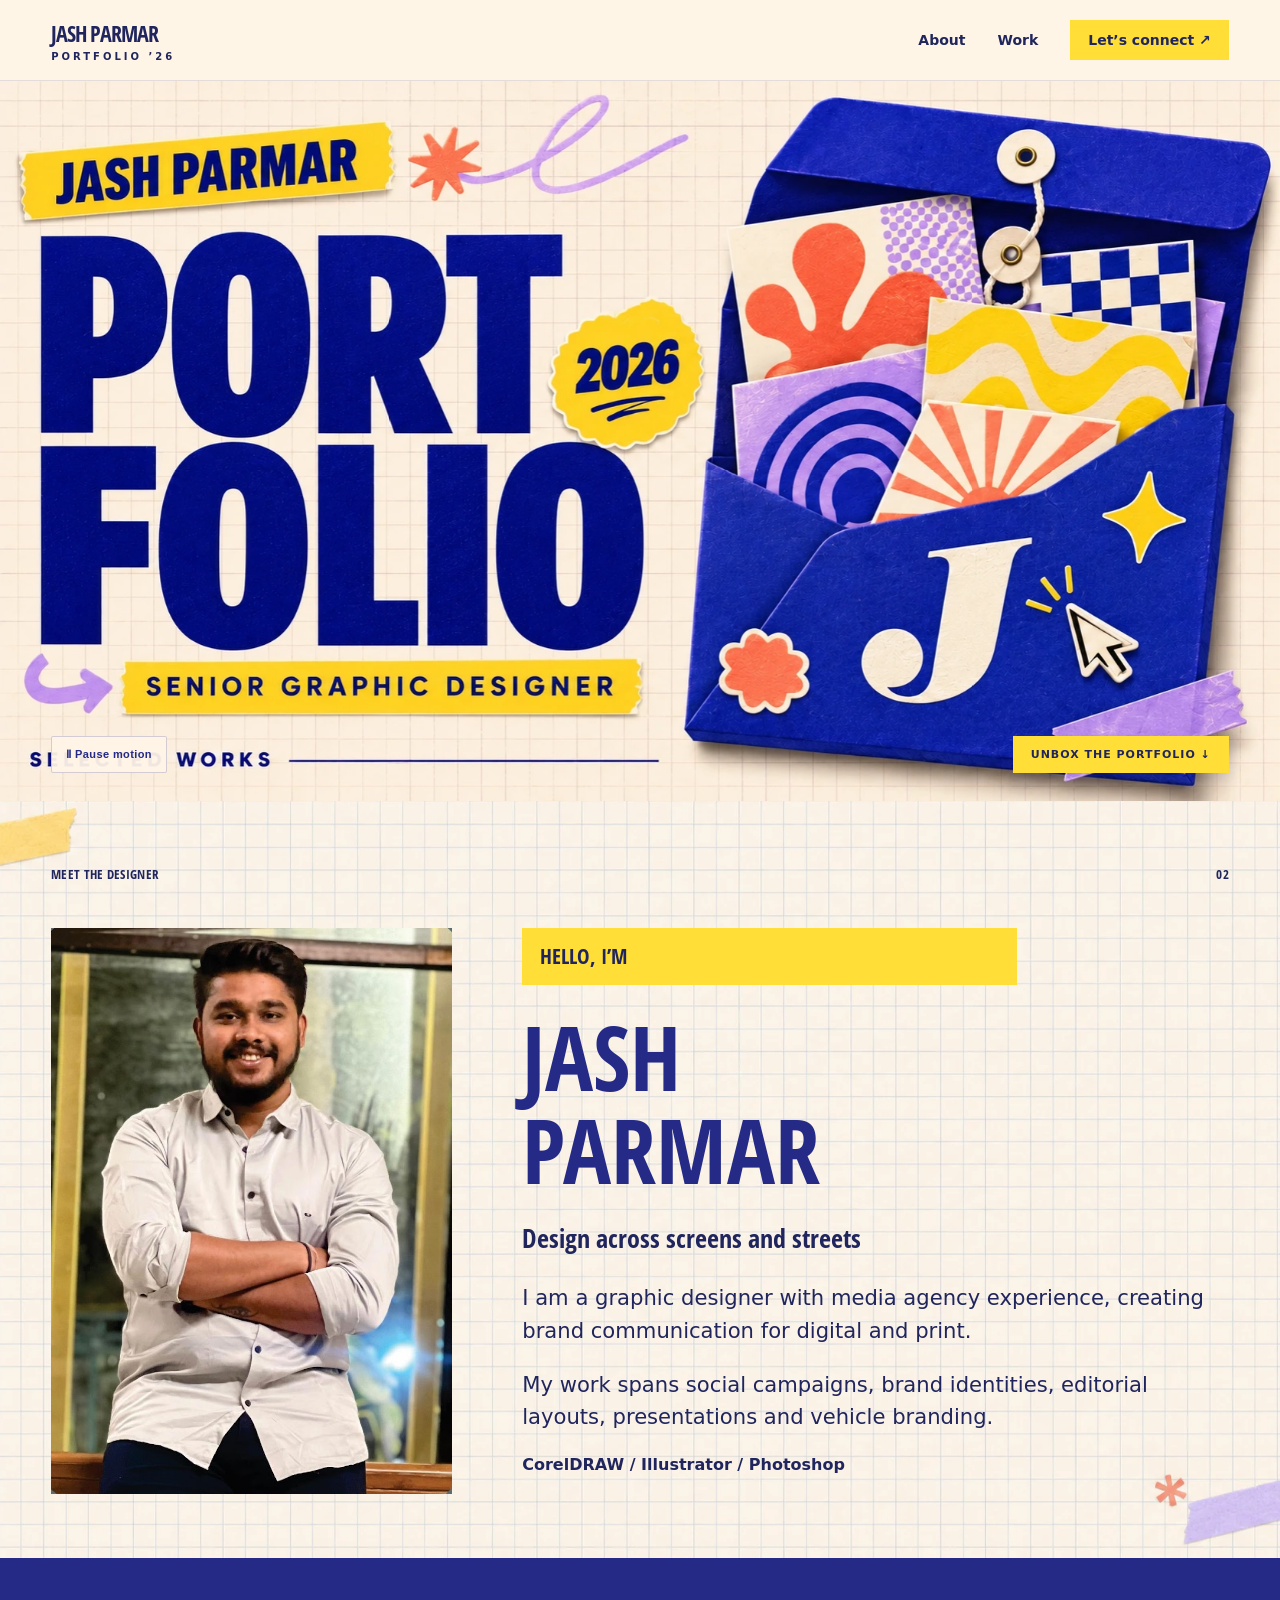
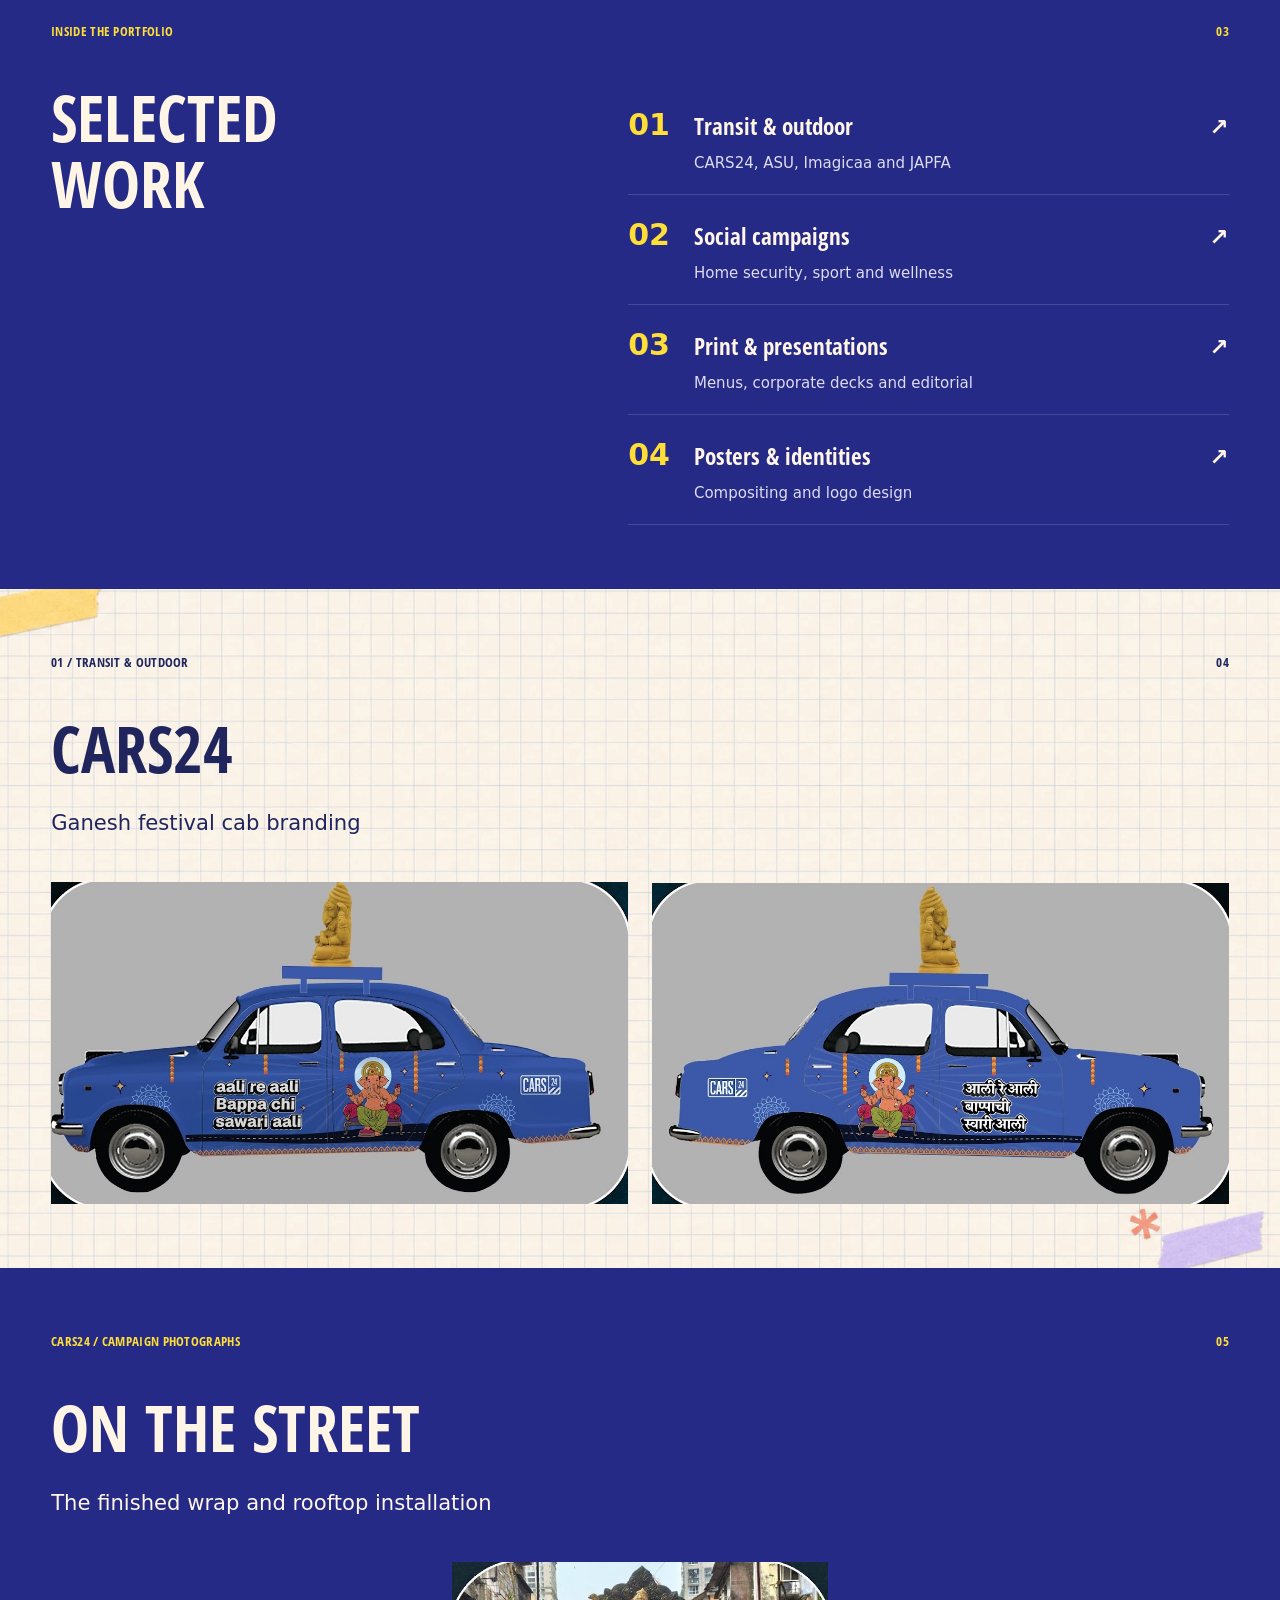
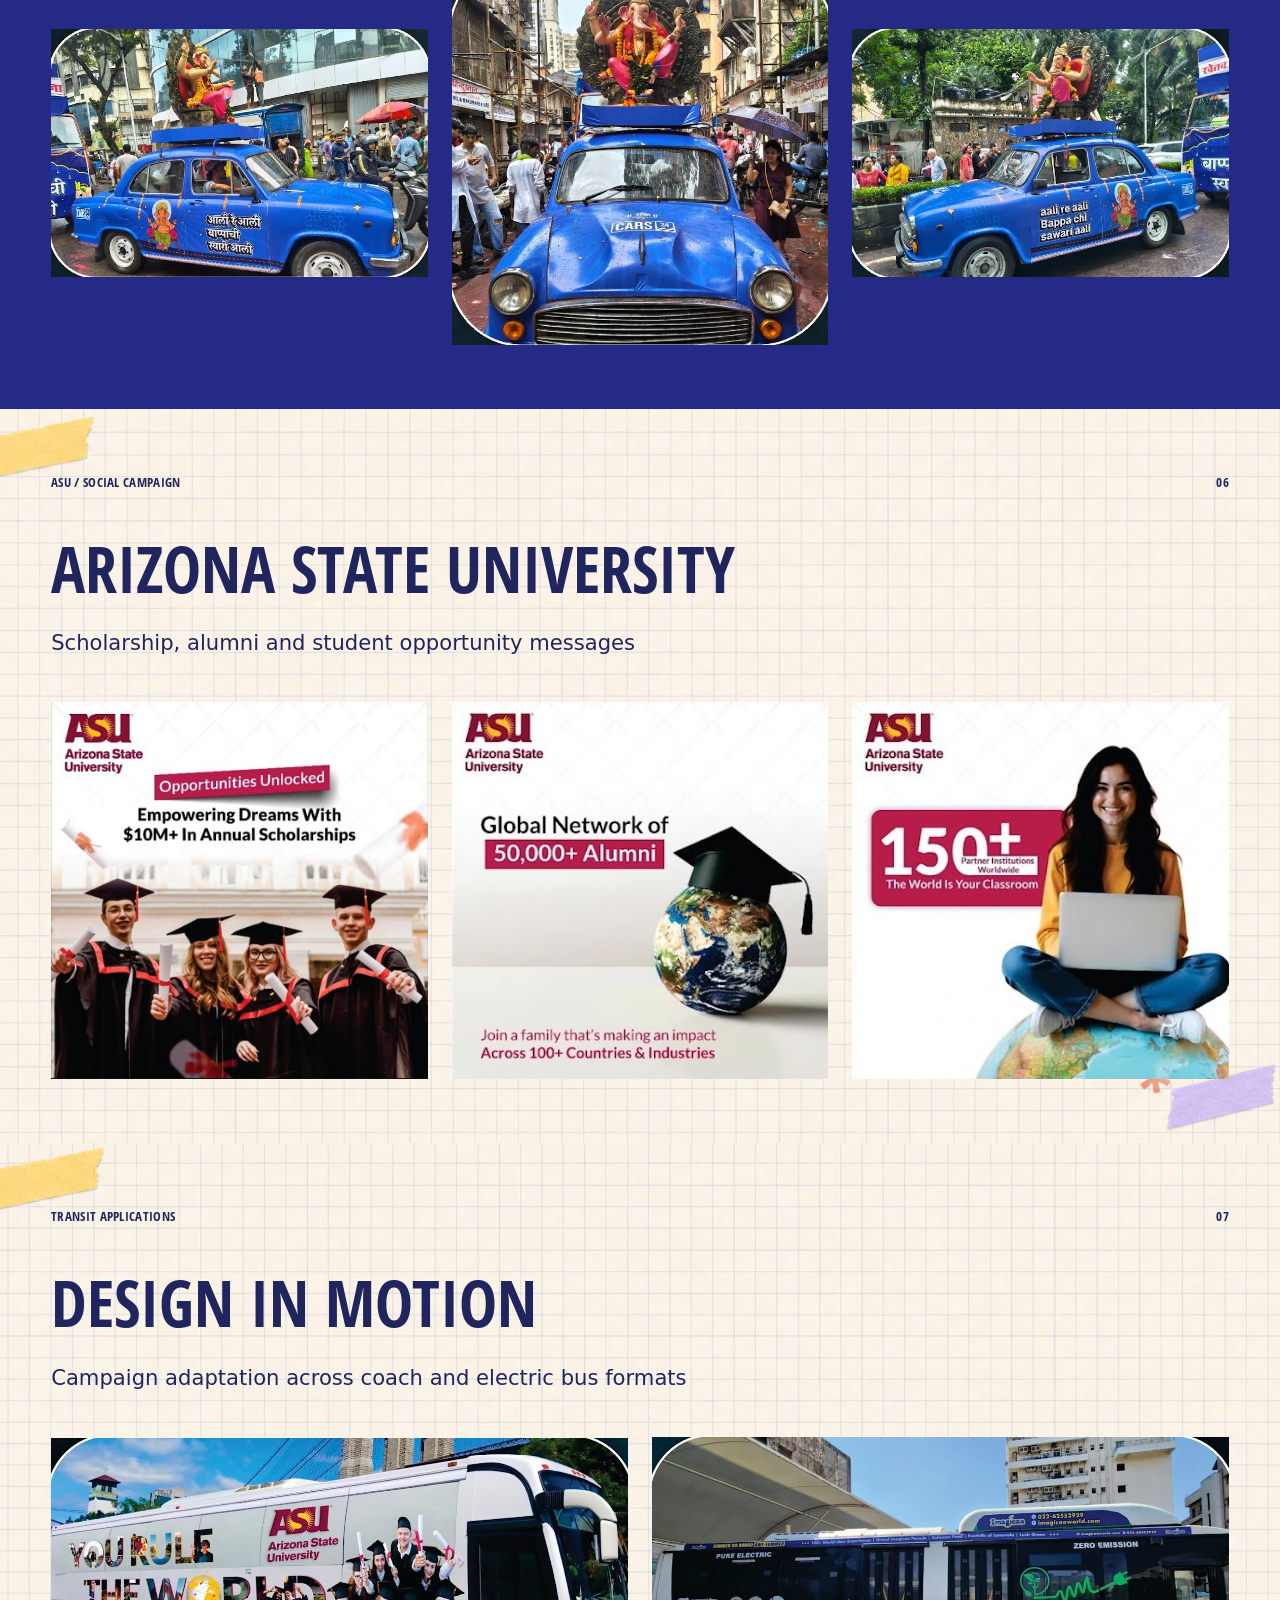
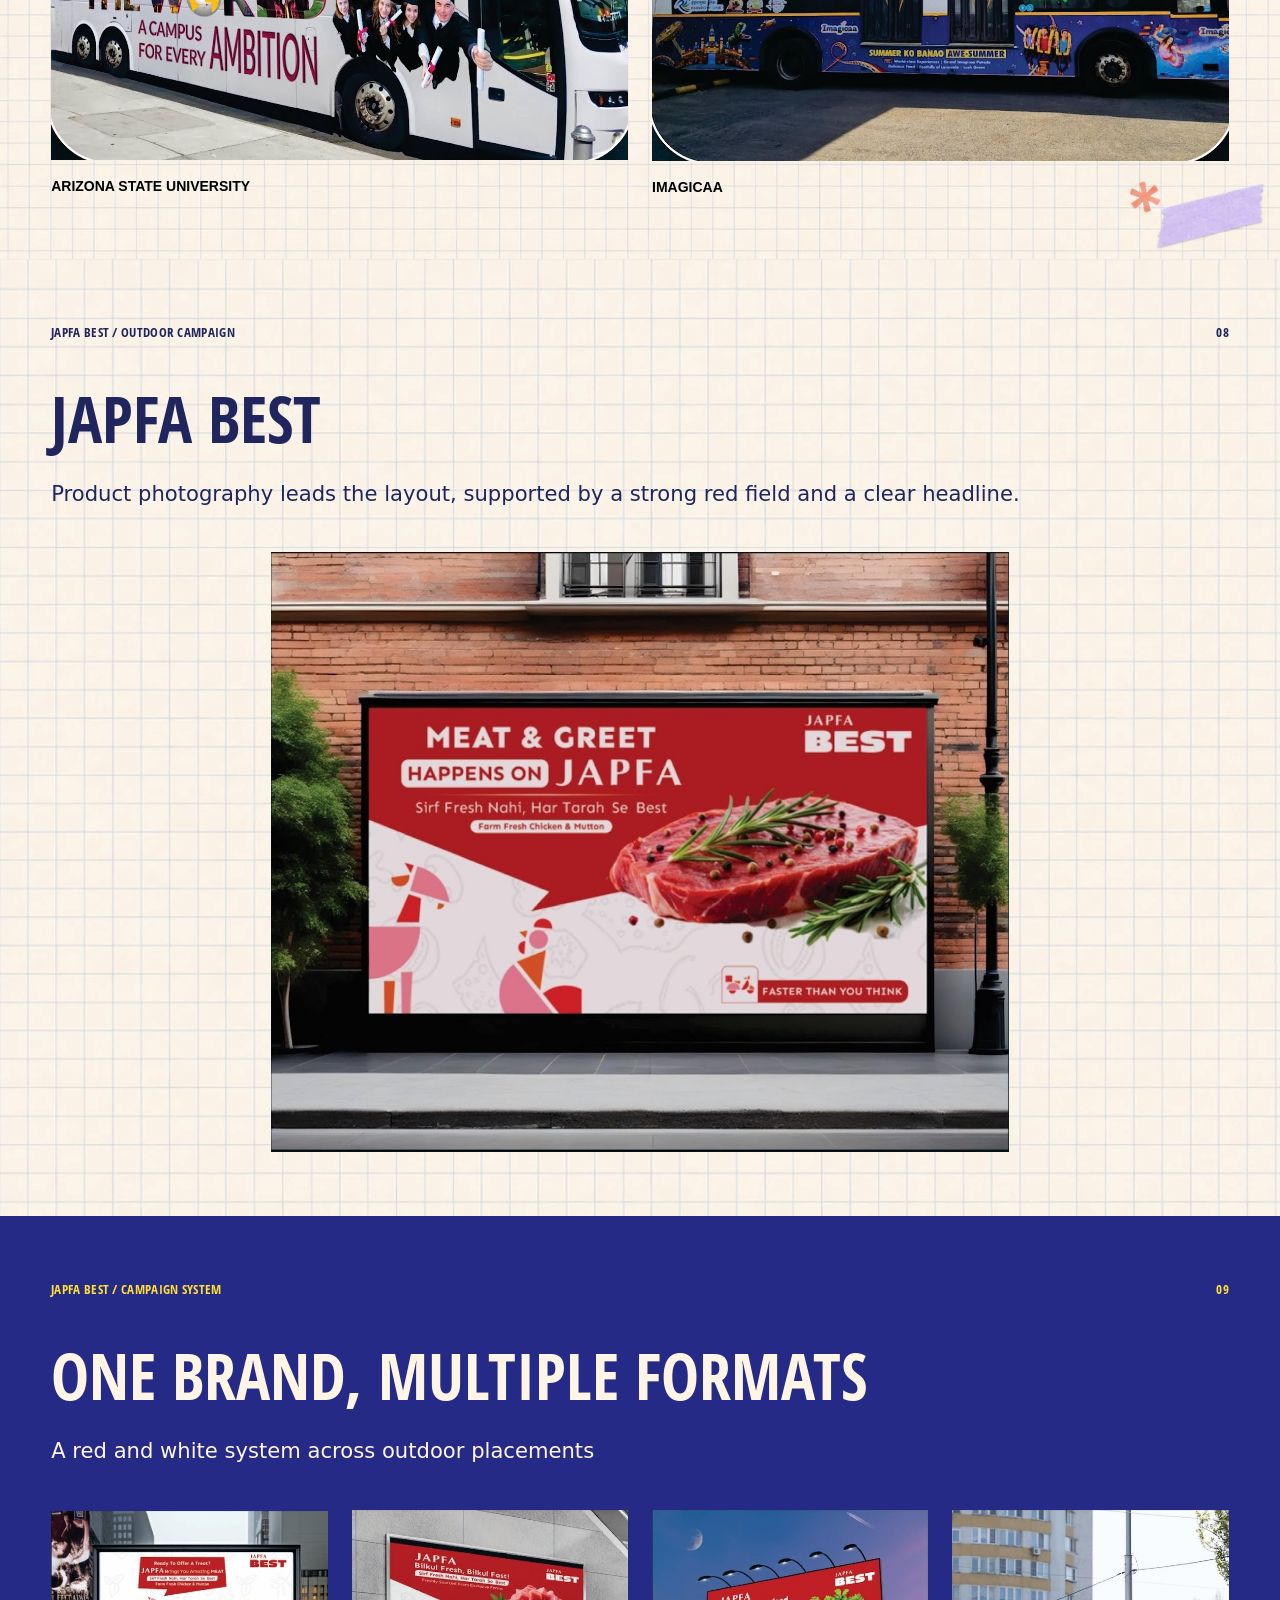
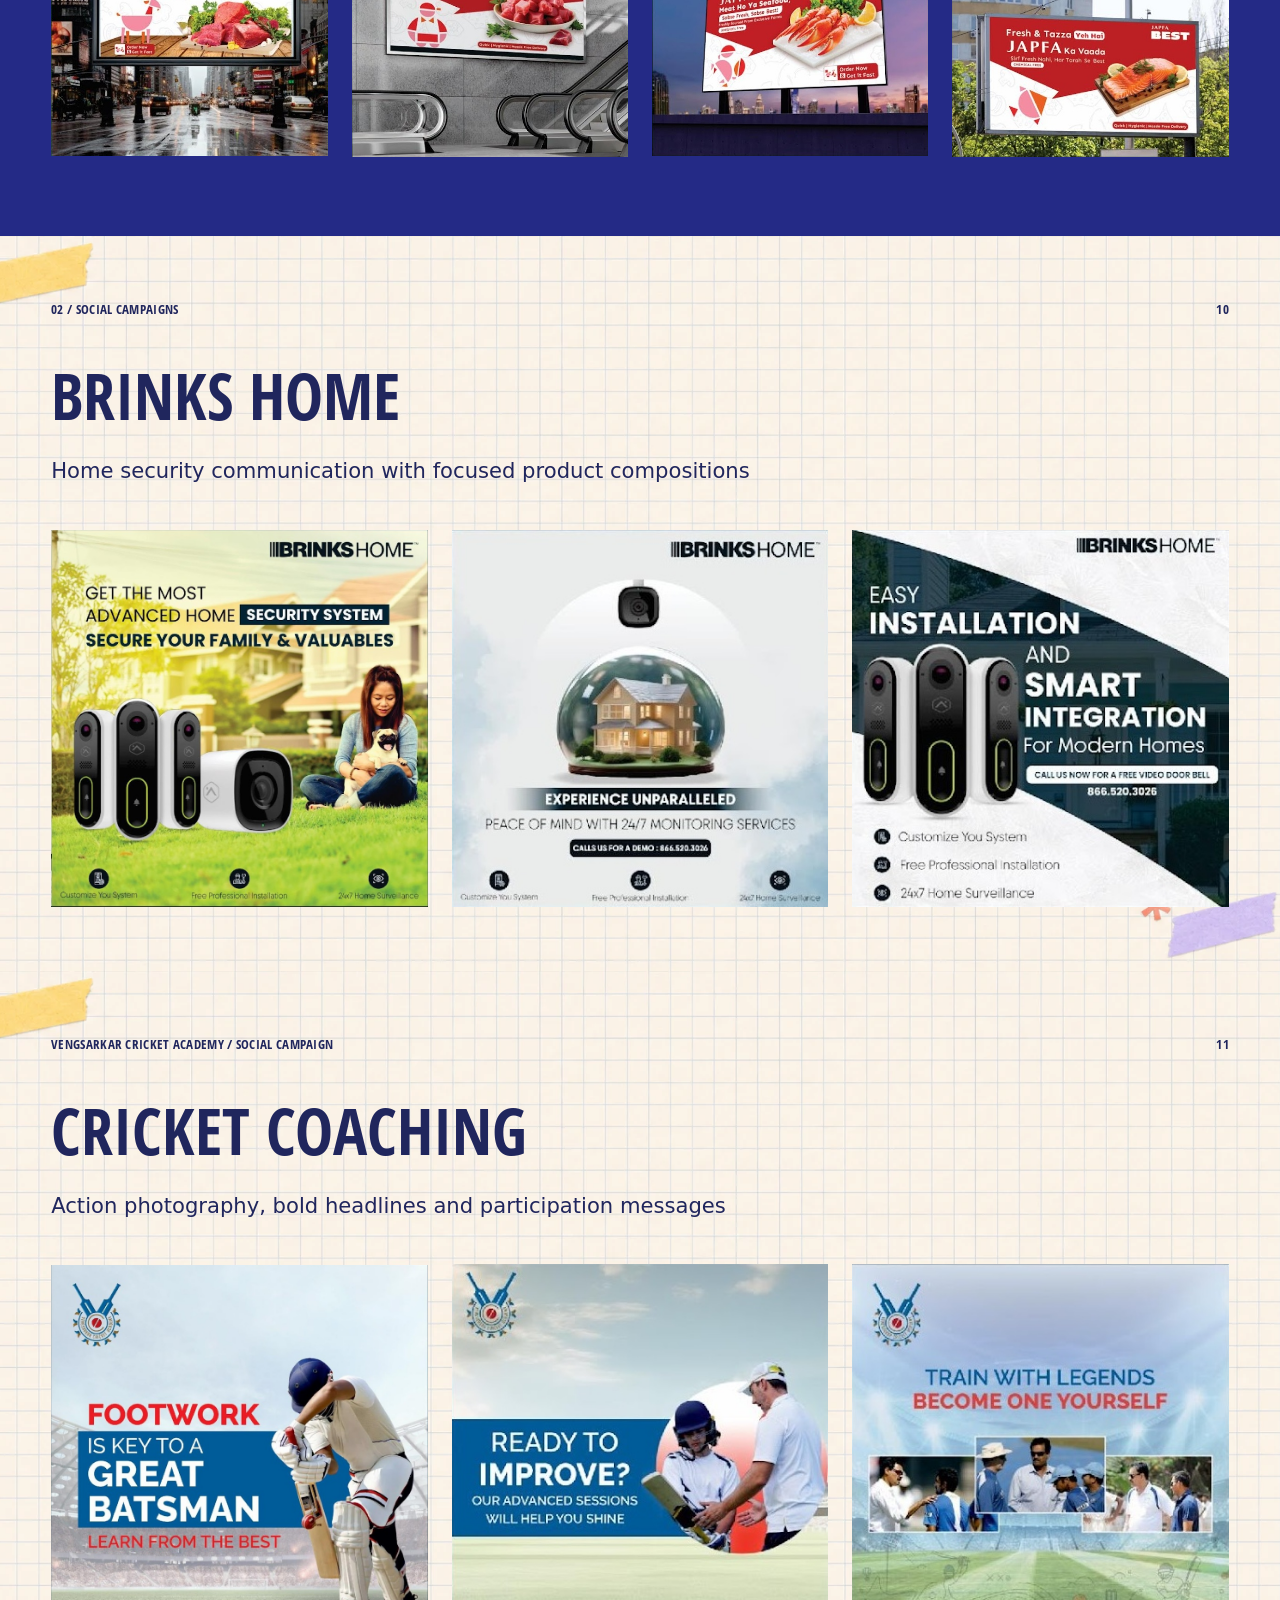
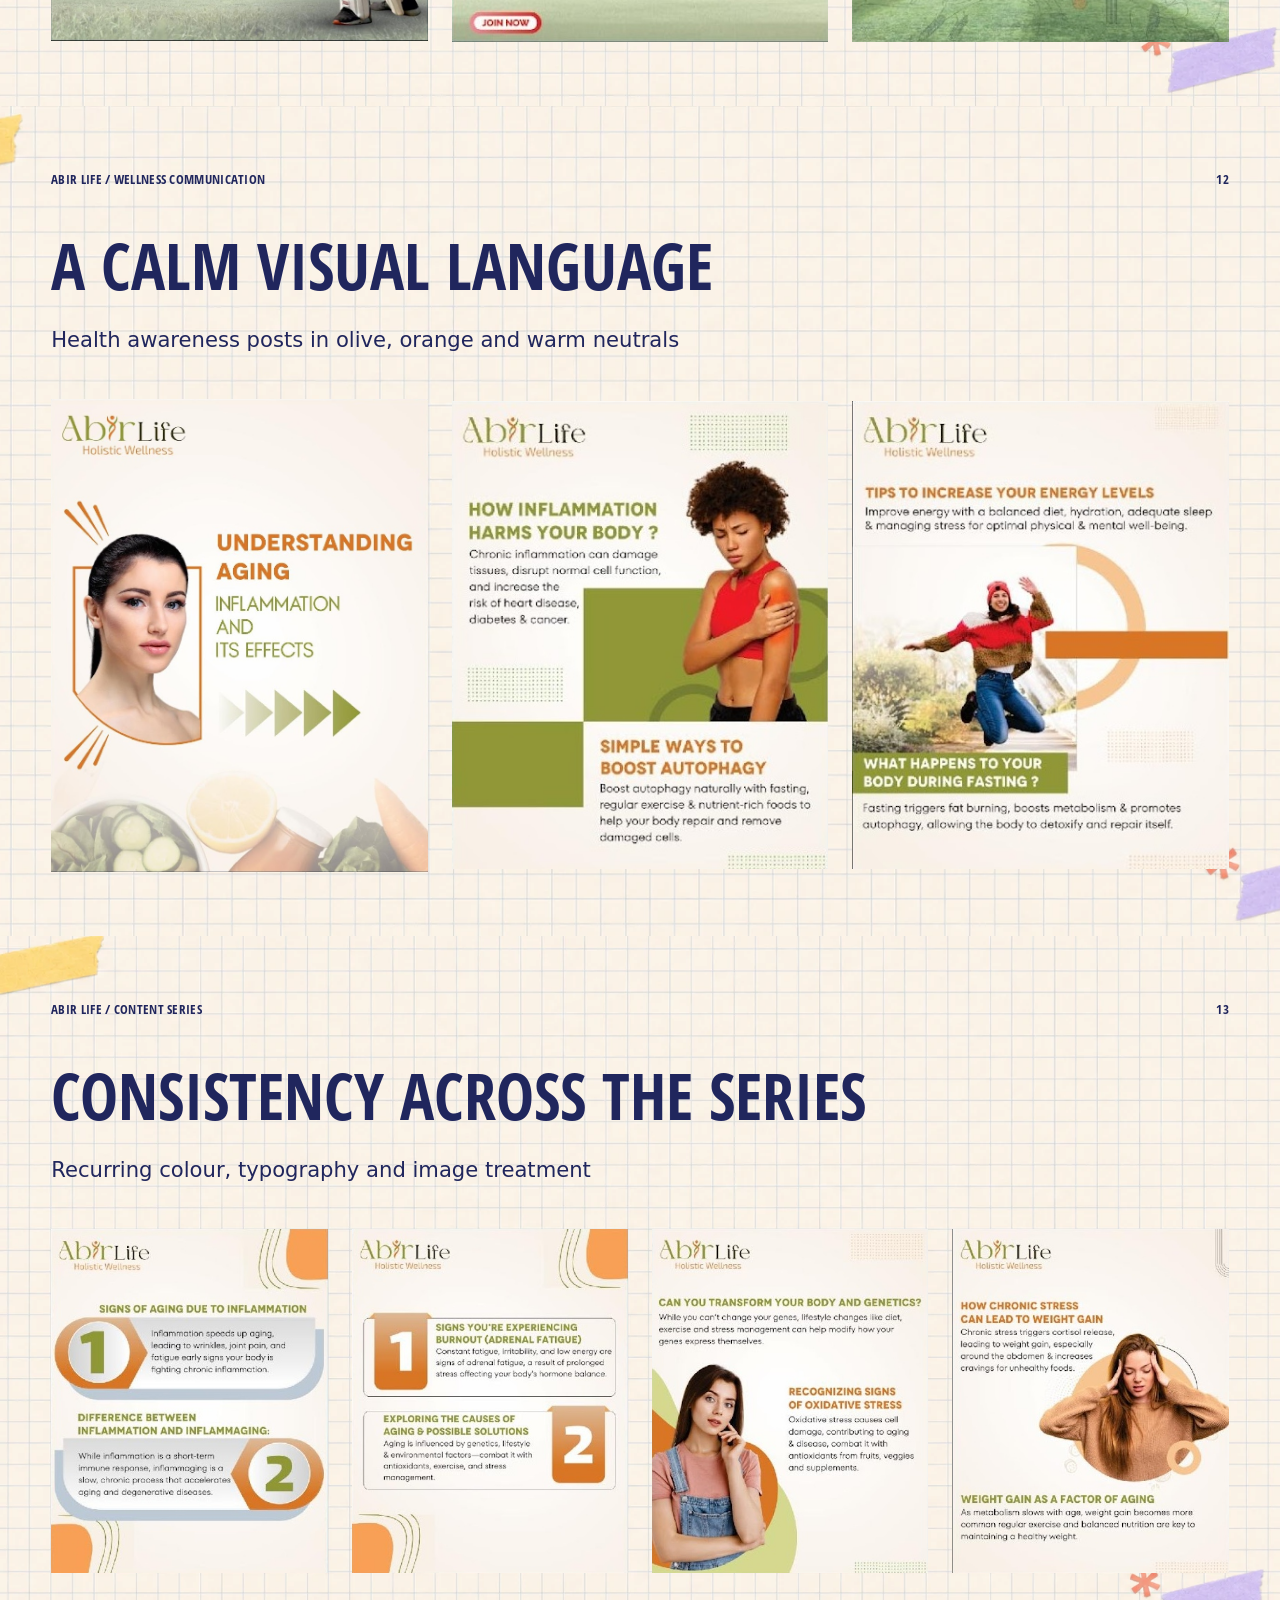
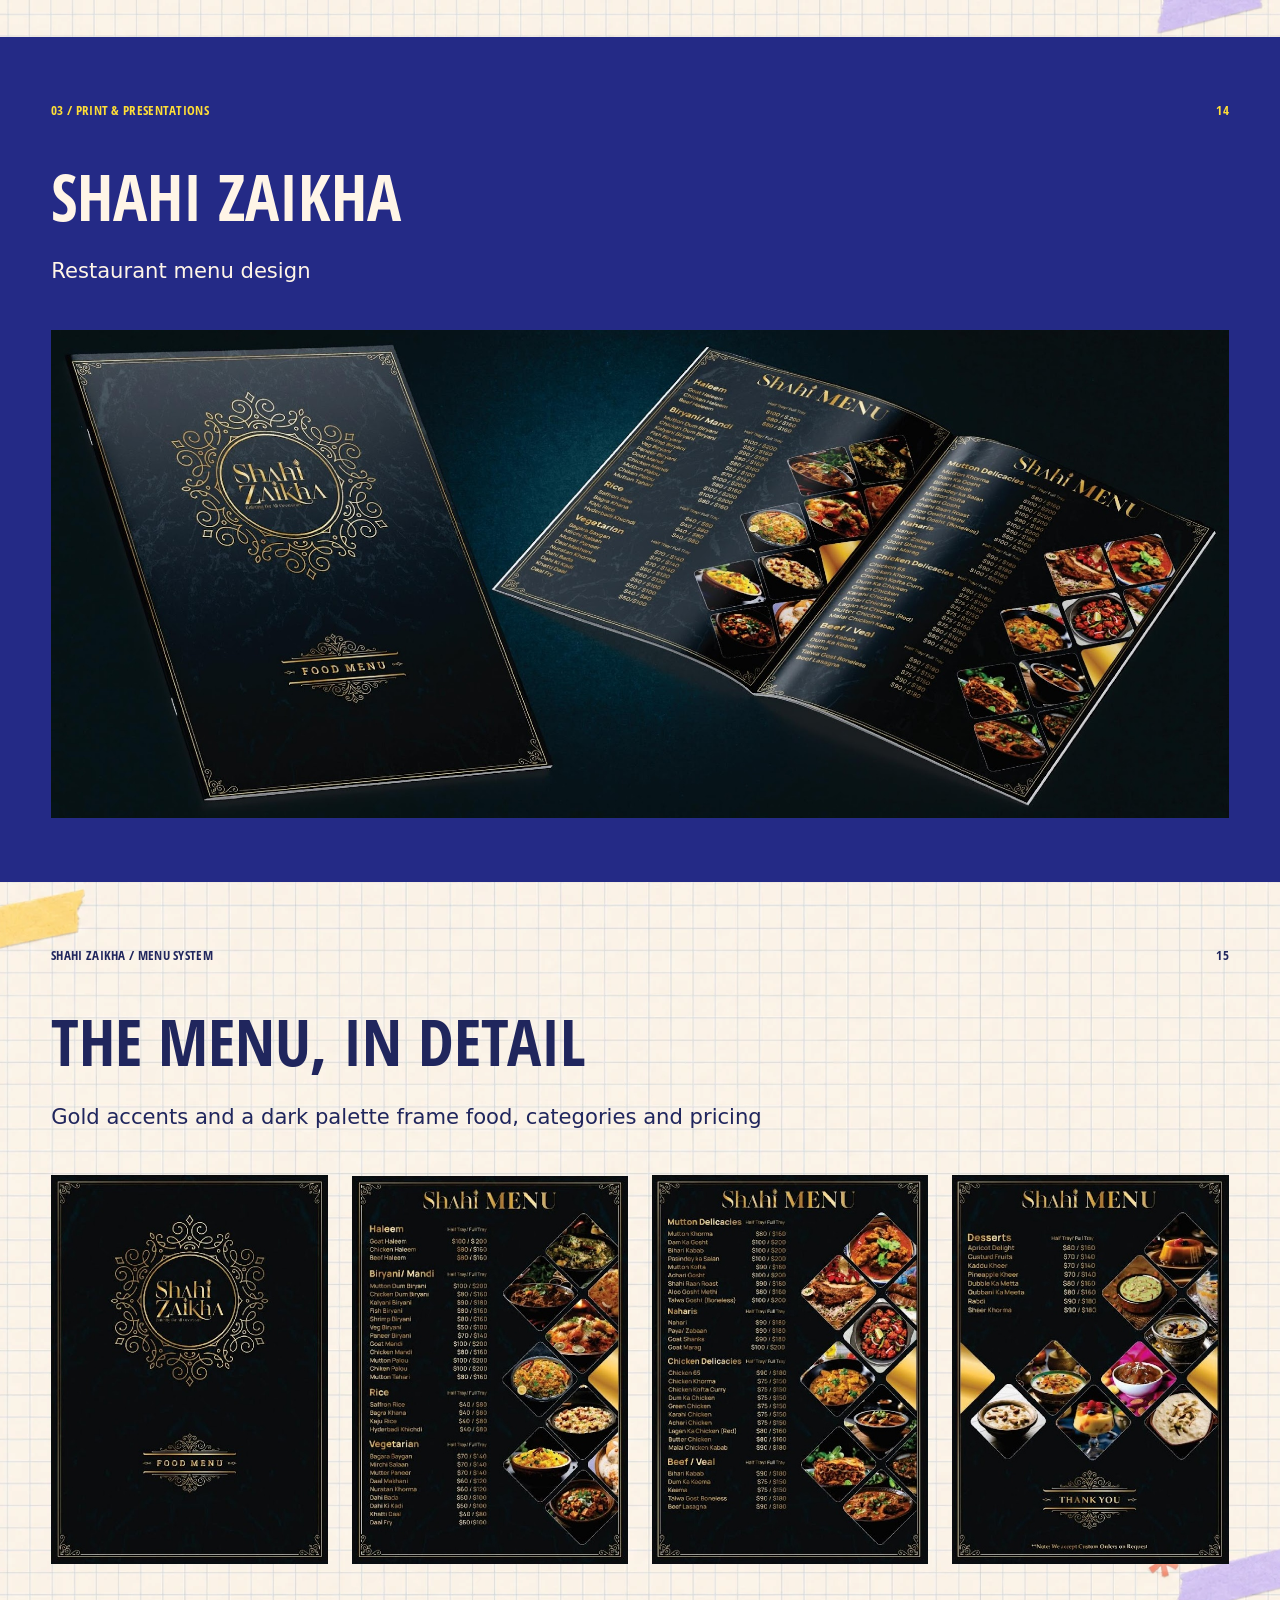
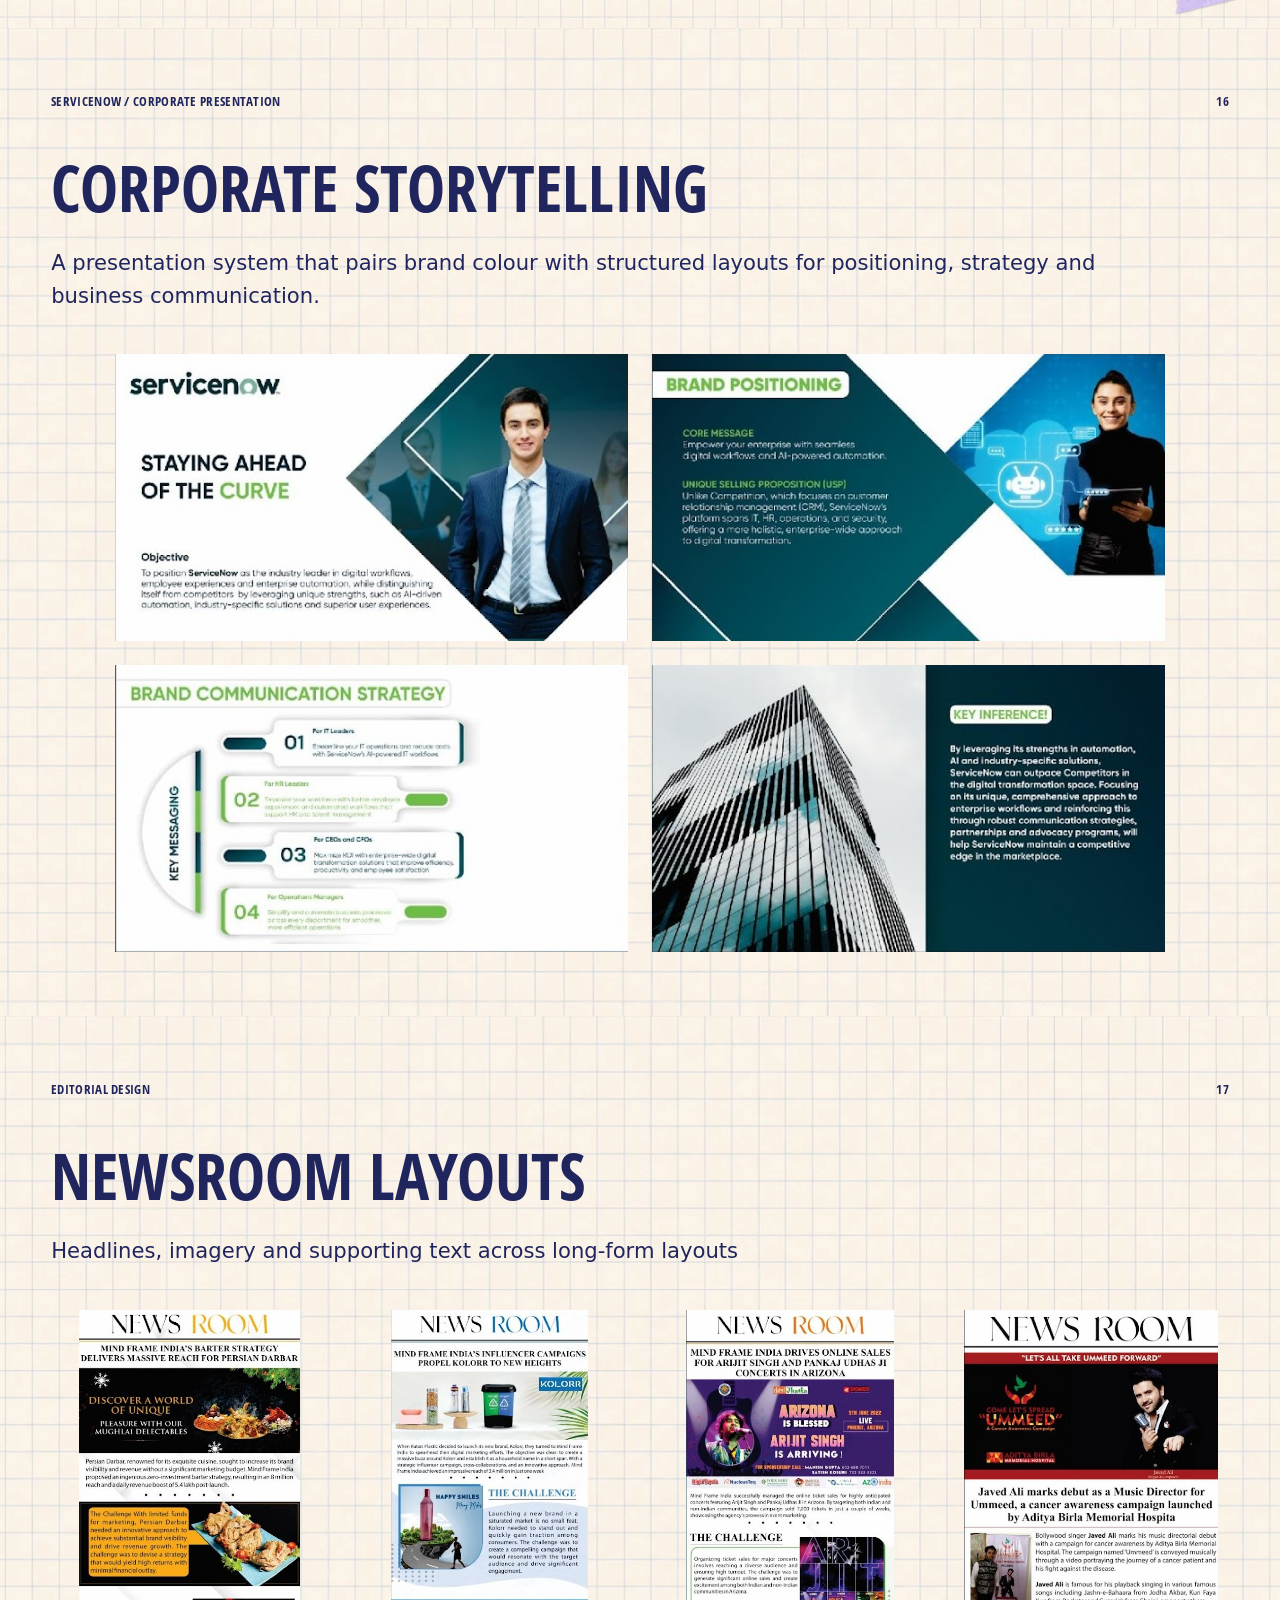
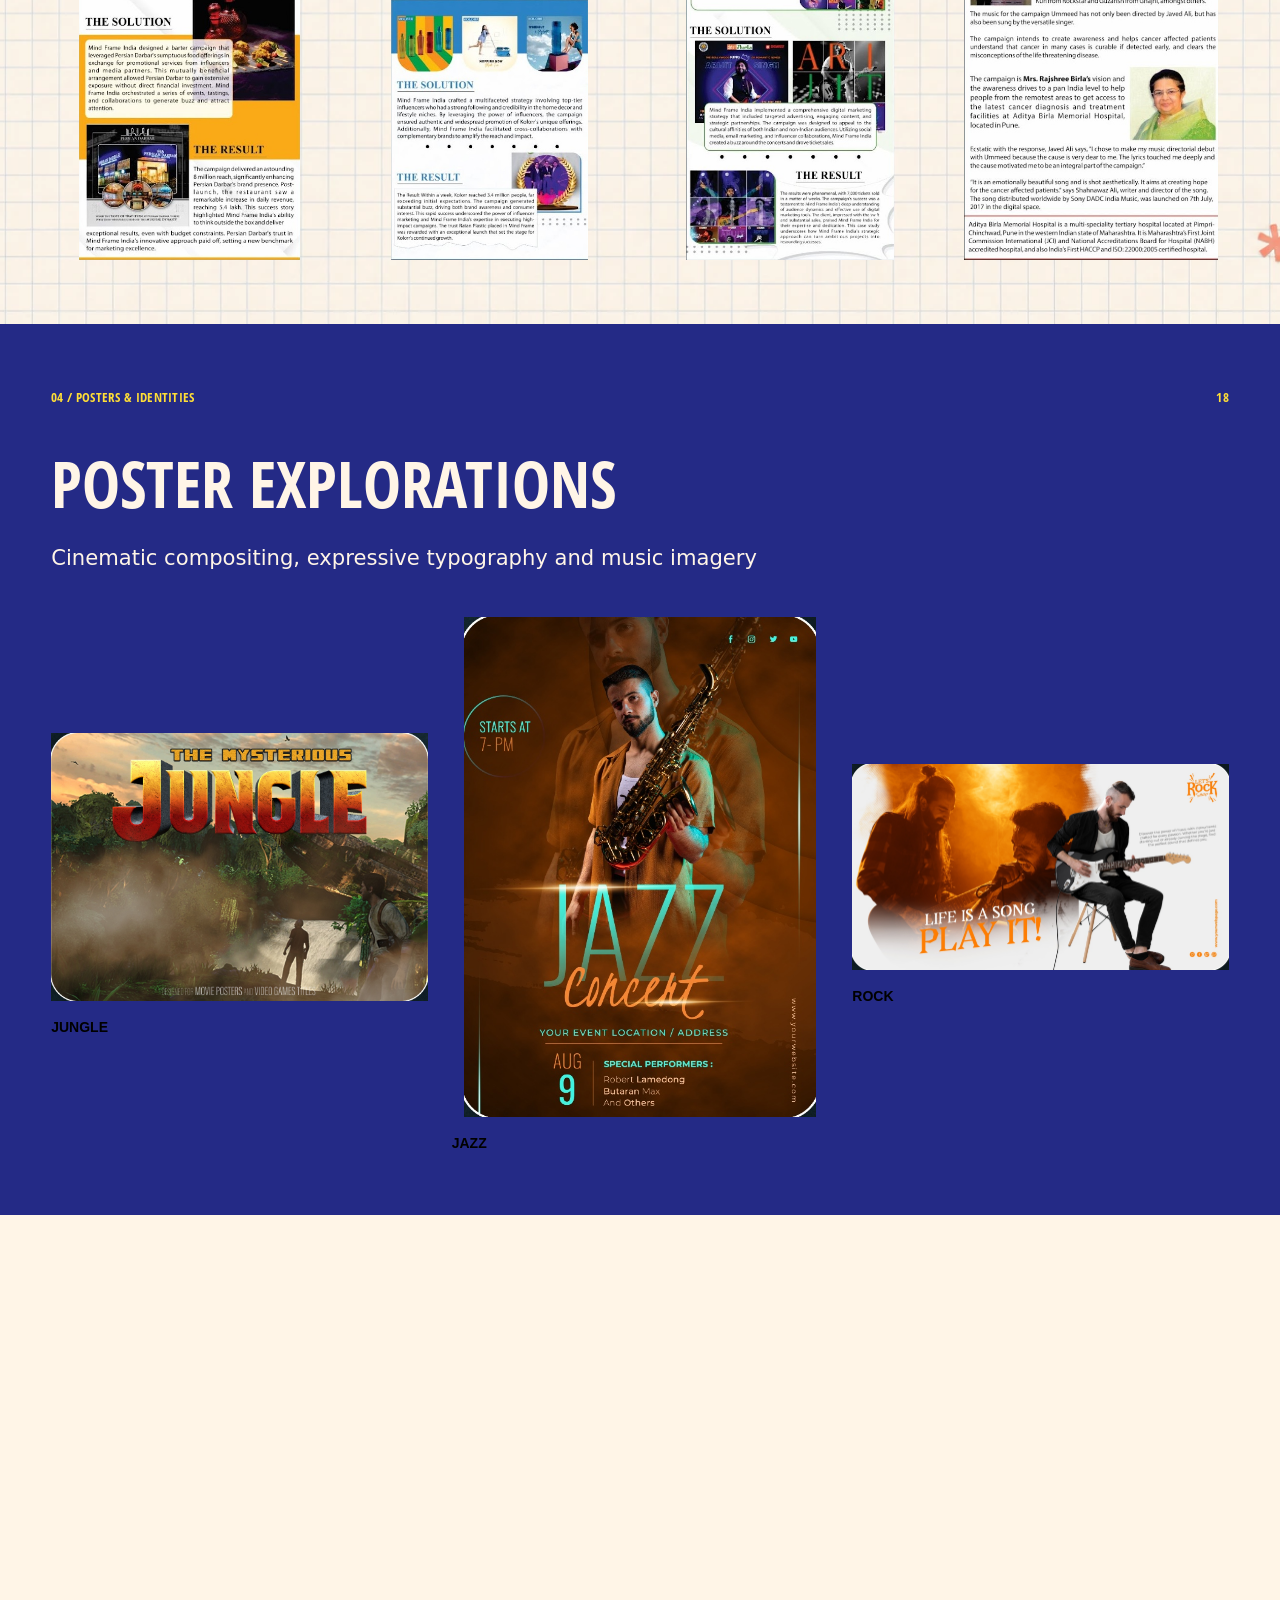
<file: index.html>
<!doctype html><html lang="en"><head><meta charset="utf-8"><meta name="viewport" content="width=device-width,initial-scale=1"><meta name="description" content="Jash Parmar, Senior Graphic Designer. Selected work across digital, print and outdoor."><title>Jash Parmar — Portfolio 2026</title><style>
:root{--blue:#242a86;--cream:#fff5e7;--yellow:#ffde37;--ink:#20265d}*{box-sizing:border-box}html{scroll-behavior:smooth;scroll-padding-top:90px}body{margin:0;background:var(--cream);color:var(--ink);font-family:'DejaVu Sans',Arial,sans-serif}a{color:inherit;text-decoration:none}button,a{-webkit-tap-highlight-color:transparent}a:focus-visible,button:focus-visible{outline:3px solid #f07762;outline-offset:5px}.progress{position:fixed;top:0;left:0;height:4px;background:var(--yellow);z-index:20;width:0}nav{position:sticky;top:0;z-index:10;display:flex;justify-content:space-between;align-items:center;padding:18px 4%;background:rgba(255,245,231,.96);border-bottom:1px solid #242a8620;backdrop-filter:blur(12px)}.brand{font-weight:900;letter-spacing:-1px;font-size:22px}.brand span{display:block;font-size:10px;letter-spacing:3px;margin-top:3px}nav>div{display:flex;gap:32px;align-items:center;font-size:14px;font-weight:700}.contact,.label{background:var(--yellow);padding:12px 18px}.hero{position:relative;overflow:hidden}.hero>img{width:100%;display:block;animation:enter 1.2s ease both}.scroll{position:absolute;bottom:4%;right:4%;background:var(--yellow);padding:12px 18px;font-size:11px;font-weight:800;letter-spacing:1px;animation:bob 3s ease-in-out infinite}section{padding:5% 4%;position:relative}.hero{padding:0}.paper{background:var(--cream) url('assets/images/paper.webp') center/cover}.blue{background:var(--blue);color:var(--cream)}.eyebrow{font-size:13px;font-weight:700;letter-spacing:.3px;margin-bottom:45px}.eyebrow span{float:right}.blue .eyebrow{color:var(--yellow)}h1,h2,h3,p{margin-top:0}h1{font-size:clamp(50px,7vw,100px);line-height:1.08;margin-bottom:25px;color:var(--blue)}h2{font-size:clamp(32px,4.3vw,65px);line-height:1.1;margin-bottom:25px;letter-spacing:-1.5px}h3{font-size:clamp(20px,2vw,28px)}p{font-size:clamp(16px,1.65vw,23px);line-height:1.55}.profile{display:grid;grid-template-columns:34% 1fr;gap:0 6%}.profile .eyebrow{grid-column:1/-1}.portrait{width:100%;max-height:650px;object-fit:contain;align-self:center}.label{font-weight:800;margin-bottom:25px;display:inline-block;min-width:70%}.bio strong{font-size:16px}.contents{display:grid;grid-template-columns:45% 1fr;gap:0 4%}.contents .eyebrow{grid-column:1/-1}.index a{display:flex;gap:24px;padding:22px 0;border-bottom:1px solid #ffffff25;align-items:baseline;font-size:23px;font-weight:700;transition:transform .3s}.index a:hover{transform:translateX(9px)}.index b{color:var(--yellow);font-size:30px}.index span{flex:1}.index small{display:block;font-size:15px;font-weight:400;margin-top:12px;color:#dedcf2}.project{min-height:620px}.project .intro{max-width:1100px}.gallery{display:grid;grid-template-columns:repeat(var(--count),minmax(0,1fr));gap:24px;align-items:center;margin-top:42px}.gallery button{padding:0;border:0;background:none;cursor:zoom-in;transition:transform .45s;min-width:0}.gallery button:hover{transform:translateY(-8px) rotate(-.6deg)}.gallery img{display:block;width:100%;max-height:500px;object-fit:contain}.gallery figcaption{font-size:14px;font-weight:700;margin-top:18px;text-align:left}.gallery figure{margin:0}.project[data-page="8"] .gallery img{max-height:600px}.project[data-page="14"] .gallery img{max-height:580px}.project[data-page="16"] .gallery{grid-template-columns:repeat(2,1fr);max-width:1050px;margin-inline:auto}.project[data-page="17"] img{max-height:550px}.project[data-page="19"] .gallery{grid-template-columns:repeat(3,1fr)}.project[data-page="19"] img{max-height:180px}.ending h2{font-size:clamp(70px,11vw,155px)}.email{display:inline-block;background:var(--yellow);color:var(--blue);padding:20px;font-weight:700;font-size:clamp(17px,3vw,42px);margin:20px 0 30px;overflow-wrap:anywhere}.phone{display:block;font-size:clamp(22px,3vw,40px)}footer{display:flex;justify-content:space-between;font-size:12px;margin-top:80px}.reveal{opacity:0;transform:translateY(35px);transition:opacity .8s,transform .8s}.reveal.visible{opacity:1;transform:none}dialog{border:0;background:#fff5e7;padding:40px;max-width:94vw;max-height:94vh}dialog::backdrop{background:#121442eF;backdrop-filter:blur(8px)}dialog img{display:block;max-width:85vw;max-height:75vh;object-fit:contain}dialog p{margin:18px 0 0;font-size:14px}.close{position:absolute;right:7px;top:0;font-size:32px;border:0;background:none;color:var(--blue);cursor:pointer}@keyframes enter{from{opacity:0;transform:scale(1.025)}to{opacity:1;transform:scale(1)}}@keyframes bob{50%{transform:translateY(-5px)}}@media(min-width:1500px){main{max-width:1600px;margin:auto}}@media(max-width:700px){nav{padding:14px 5%}.brand{font-size:17px}nav>div{gap:15px;font-size:12px}nav .contact{padding:10px}nav a[href="#about"]{display:none}section{padding:42px 6%}.scroll{font-size:8px;padding:8px}.profile,.contents{grid-template-columns:1fr}.portrait{max-height:420px;margin-bottom:30px}.eyebrow{margin-bottom:30px;font-size:10px}.contents h2{margin-bottom:15px}.index a{font-size:20px}.gallery{grid-template-columns:repeat(2,minmax(0,1fr));gap:16px;margin-top:28px}.gallery button:only-child{grid-column:1/-1}.gallery button:last-child:nth-child(odd){grid-column:1/-1}.gallery img{max-height:420px}.project{min-height:0}.project[data-page="19"] .gallery{grid-template-columns:1fr 1fr}.project[data-page="17"] .gallery img{max-height:380px}.email{padding:14px}dialog{padding:32px 12px 12px}dialog img{max-width:86vw}.project h2{letter-spacing:-1px}}@media(prefers-reduced-motion:reduce){html{scroll-behavior:auto}*,*::before,*::after{animation:none!important;transition:none!important}.reveal{opacity:1;transform:none}}

.closing{padding-top:0;overflow:hidden}.closing-art{display:block;width:calc(100% + 8.7%);max-width:none;margin-left:-4.35%;height:auto;transform-origin:center;transition:transform 1.4s cubic-bezier(.2,.7,.2,1)}.closing:not(.visible) .closing-art{transform:scale(.94) translateY(28px)}.closing-contact{text-align:center;padding-top:20px}.closing .email{font-size:clamp(16px,2.6vw,35px)}.closing .phone{font-size:clamp(21px,2.5vw,32px)}.closing footer{gap:24px;color:var(--blue)}@media(max-width:700px){.closing-art{width:calc(100% + 13.64%);margin-left:-6.82%}.closing footer{font-size:9px}.closing-contact{padding-top:5px}}

@font-face{font-family:Portfolio Headline;src:url(assets/fonts/open-sans-condensed-bold.ttf) format("truetype");font-weight:700;font-style:normal;font-display:swap}h1,h2,h3,.brand,.index a>span,.eyebrow,.label{font-family:"Portfolio Headline",Arial,sans-serif;font-weight:700}h1,h2{letter-spacing:0;line-height:1.04}h2{font-size:clamp(38px,5vw,72px)}.index small{font-family:"DejaVu Sans",Arial,sans-serif}.brand span{font-family:"DejaVu Sans",Arial,sans-serif}@media(max-width:700px){.project h2{letter-spacing:0;font-size:clamp(34px,8vw,54px)}}


/* Cover animation: entrance, floating paper and pointer perspective */
.hero-animated{perspective:1600px;isolation:isolate;background:var(--cream)}
.hero-stage{transform:rotateX(var(--hero-rx,0deg)) rotateY(var(--hero-ry,0deg));transition:transform .7s cubic-bezier(.2,.8,.2,1);transform-origin:center;will-change:transform}
.hero-float{animation:cover-unbox 1.45s cubic-bezier(.16,1,.3,1) both,cover-float 8s 1.45s ease-in-out infinite;transform-origin:55% 55%}
.hero-float img{width:100%;display:block;animation:none}
.hero-sheen{position:absolute;inset:0;pointer-events:none;overflow:hidden;z-index:1}
.hero-sheen::after{content:"";position:absolute;inset:-30%;background:linear-gradient(110deg,transparent 39%,rgba(255,255,255,.22) 49%,transparent 59%);transform:translateX(-100%);animation:cover-shine 9s 1.4s ease-in-out infinite}
.hero-animated .scroll{z-index:2;animation:cover-label-in .7s 1.1s both,bob 3s 1.8s ease-in-out infinite;box-shadow:0 4px 15px #242a8618}
.motion-toggle{position:absolute;left:4%;bottom:4%;z-index:2;border:1px solid #242a8633;background:rgba(255,245,231,.94);color:var(--blue);font:700 11px Arial,sans-serif;letter-spacing:.4px;padding:11px 14px;cursor:pointer;border-radius:2px;transition:background .2s;animation:cover-label-in .7s 1.2s both}
.motion-toggle:hover{background:var(--yellow)}
.hero-animated.motion-paused .hero-float,.hero-animated.motion-paused .hero-sheen::after,.hero-animated.motion-paused .scroll{animation-play-state:paused}
.hero-animated.motion-paused .hero-stage{transform:none}
@keyframes cover-unbox{from{opacity:0;transform:translateY(40px) scale(.96) rotate(-1.4deg);clip-path:inset(0 0 100% 0)}to{opacity:1;transform:translateY(0) scale(1) rotate(0);clip-path:inset(0)}}
@keyframes cover-float{0%,100%{transform:scale(1.005) translateY(0)}50%{transform:scale(1.018) translateY(-4px)}}
@keyframes cover-shine{0%,15%{transform:translateX(-100%)}45%,100%{transform:translateX(100%)}}
@keyframes cover-label-in{from{opacity:0;translate:0 12px}to{opacity:1;translate:0 0}}
@media(max-width:700px){.motion-toggle{font-size:9px;padding:7px 9px}.hero-animated .hero-stage{transform:none}}
@media(prefers-reduced-motion:reduce){.hero-stage,.hero-float{transform:none!important;will-change:auto}.hero-sheen,.motion-toggle{display:none}.hero-float{clip-path:none}}

</style></head><body><div class="progress" aria-hidden="true"></div><nav><a class="brand" href="#home">JASH PARMAR<span>PORTFOLIO ’26</span></a><div><a href="#about">About</a><a href="#work">Work</a><a class="contact" href="#contact">Let’s connect ↗</a></div></nav><main><section id="home" class="hero hero-animated"><div class="hero-stage"><div class="hero-float"><img src="assets/images/cover.webp" alt="Jash Parmar Portfolio 2026. Senior Graphic Designer. Selected Works."></div></div><div class="hero-sheen" aria-hidden="true"></div><button class="motion-toggle" type="button" aria-pressed="false" aria-label="Pause cover animation">Ⅱ Pause motion</button><a class="scroll" href="#about">UNBOX THE PORTFOLIO ↓</a></section><section id="about" class="paper profile reveal"><div class="eyebrow">MEET THE DESIGNER <span>02</span></div><img class="portrait" src="assets/images/image.jpeg" alt="Jash Parmar" loading="lazy"><div class="bio"><p class="label">HELLO, I’M</p><h1>JASH<br>PARMAR</h1><h3>Design across screens and streets</h3><p>I am a graphic designer with media agency experience, creating brand communication for digital and print.</p><p>My work spans social campaigns, brand identities, editorial layouts, presentations and vehicle branding.</p><strong>CorelDRAW / Illustrator / Photoshop</strong></div></section><section id="work" class="contents blue reveal"><div class="eyebrow">INSIDE THE PORTFOLIO <span>03</span></div><h2>SELECTED<br>WORK</h2><div class="index"><a href="#project-4"><b>01</b><span>Transit & outdoor<small>CARS24, ASU, Imagicaa and JAPFA</small></span>↗</a><a href="#project-10"><b>02</b><span>Social campaigns<small>Home security, sport and wellness</small></span>↗</a><a href="#project-14"><b>03</b><span>Print & presentations<small>Menus, corporate decks and editorial</small></span>↗</a><a href="#project-18"><b>04</b><span>Posters & identities<small>Compositing and logo design</small></span>↗</a></div></section><div id="projects"></div><section id="contact" class="ending closing paper reveal"><img class="closing-art" src="assets/images/closing.webp" alt="The End. An open cardboard box with a Jash sticker and a note: Thank you for exploring my work." loading="lazy"><div class="closing-contact"><a class="email" href="mailto:jashparmar456@gmail.com">jashparmar456@gmail.com ↗</a><a class="phone" href="tel:+917096131648">+91 709 613 1648</a></div><footer>JASH PARMAR / SENIOR GRAPHIC DESIGNER <a href="#home">BACK TO TOP ↑</a></footer></section></main><dialog id="viewer"><button class="close" aria-label="Close artwork">×</button><img alt=""><p></p></dialog><script>
const artwork={"image14.jpeg": "assets/images/image14.jpeg", "image27.jpeg": "assets/images/image27.jpeg", "image28.jpeg": "assets/images/image28.jpeg", "image25.jpeg": "assets/images/image25.jpeg", "image8.jpeg": "assets/images/image8.jpeg", "image23.jpeg": "assets/images/image23.jpeg", "image35.jpeg": "assets/images/image35.jpeg", "image13.jpeg": "assets/images/image13.jpeg", "image26.jpeg": "assets/images/image26.jpeg", "image45.jpeg": "assets/images/image45.jpeg", "image11.jpeg": "assets/images/image11.jpeg", "image33.jpeg": "assets/images/image33.jpeg", "paper.webp": "assets/images/paper.webp", "image4.jpeg": "assets/images/image4.jpeg", "image16.jpeg": "assets/images/image16.jpeg", "image6.jpeg": "assets/images/image6.jpeg", "image12.jpeg": "assets/images/image12.jpeg", "image5.jpeg": "assets/images/image5.jpeg", "image40.jpeg": "assets/images/image40.jpeg", "image3.jpeg": "assets/images/image3.jpeg", "image19.jpeg": "assets/images/image19.jpeg", "image48.jpeg": "assets/images/image48.jpeg", "image31.jpeg": "assets/images/image31.jpeg", "image22.jpeg": "assets/images/image22.jpeg", "image50.jpeg": "assets/images/image50.jpeg", "image21.jpeg": "assets/images/image21.jpeg", "image47.jpeg": "assets/images/image47.jpeg", "closing.webp": "assets/images/closing.webp", "image39.jpeg": "assets/images/image39.jpeg", "image17.jpeg": "assets/images/image17.jpeg", "image10.jpeg": "assets/images/image10.jpeg", "image.jpeg": "assets/images/image.jpeg", "image38.jpeg": "assets/images/image38.jpeg", "image18.jpeg": "assets/images/image18.jpeg", "cover.webp": "assets/images/cover.webp", "image30.jpeg": "assets/images/image30.jpeg", "image34.jpeg": "assets/images/image34.jpeg", "image9.jpeg": "assets/images/image9.jpeg", "image15.jpeg": "assets/images/image15.jpeg", "image42.jpeg": "assets/images/image42.jpeg", "image49.jpeg": "assets/images/image49.jpeg", "image41.jpeg": "assets/images/image41.jpeg", "image37.jpeg": "assets/images/image37.jpeg", "image46.jpeg": "assets/images/image46.jpeg", "image43.jpeg": "assets/images/image43.jpeg", "image32.jpeg": "assets/images/image32.jpeg", "image24.jpeg": "assets/images/image24.jpeg", "image36.jpeg": "assets/images/image36.jpeg", "image20.jpeg": "assets/images/image20.jpeg", "image44.jpeg": "assets/images/image44.jpeg", "image7.jpeg": "assets/images/image7.jpeg", "image29.jpeg": "assets/images/image29.jpeg", "image2.jpeg": "assets/images/image2.jpeg"};
const config={4:['CARS24','Ganesh festival cab branding'],5:['ON THE STREET','The finished wrap and rooftop installation'],6:['ARIZONA STATE UNIVERSITY','Scholarship, alumni and student opportunity messages'],7:['DESIGN IN MOTION','Campaign adaptation across coach and electric bus formats'],8:['JAPFA BEST','Product photography leads the layout, supported by a strong red field and a clear headline.'],9:['ONE BRAND, MULTIPLE FORMATS','A red and white system across outdoor placements'],10:['BRINKS HOME','Home security communication with focused product compositions'],11:['CRICKET COACHING','Action photography, bold headlines and participation messages'],12:['A CALM VISUAL LANGUAGE','Health awareness posts in olive, orange and warm neutrals'],13:['CONSISTENCY ACROSS THE SERIES','Recurring colour, typography and image treatment'],14:['SHAHI ZAIKHA','Restaurant menu design'],15:['THE MENU, IN DETAIL','Gold accents and a dark palette frame food, categories and pricing'],16:['CORPORATE STORYTELLING','A presentation system that pairs brand colour with structured layouts for positioning, strategy and business communication.'],17:['NEWSROOM LAYOUTS','Headlines, imagery and supporting text across long-form layouts'],18:['POSTER EXPLORATIONS','Cinematic compositing, expressive typography and music imagery'],19:['SELECTED LOGO WORK','']};
const observer=new IntersectionObserver(entries=>entries.forEach(e=>{if(e.isIntersecting){e.target.classList.add('visible');observer.unobserve(e.target)}}),{threshold:.06});document.querySelectorAll('.reveal').forEach(e=>observer.observe(e));
(()=>{const data=[{"slide": 1, "text": ["SENIOR GRAPHIC DESIGNER", "01", "PORTFOLIO 2026", "JASH", "PARMAR", "Brand communication for digital, print and outdoor"], "images": []}, {"slide": 2, "text": ["PROFILE", "02", "JASH PARMAR", "Design across", "screens and streets", "I am a graphic designer with media agency experience, creating brand communication for digital and print.", "My work spans social campaigns, brand identities, editorial layouts, presentations and vehicle branding.", "TOOLS", "CorelDRAW", "Adobe Illustrator", "Adobe Photoshop"], "images": ["image.jpeg"]}, {"slide": 3, "text": ["SELECTED WORK", "03", "Selected", "work", "01", "Transit & outdoor", "CARS24, ASU, Imagicaa and JAPFA", "04–09", "02", "Social campaigns", "Home security, sport and wellness", "10–13", "03", "Print & presentations", "Menus, corporate decks and editorial", "14–17", "04", "Posters & identities", "Compositing and logo design", "18–19"], "images": []}, {"slide": 4, "text": ["01 / TRANSIT & OUTDOOR", "04", "CARS24", "Ganesh festival cab branding", "Festive colour, bilingual messaging and a rooftop installation create a distinctive travelling campaign.", "DESIGN MOCKUPS"], "images": ["image2.jpeg", "image3.jpeg"]}, {"slide": 5, "text": ["CARS24 / CAMPAIGN PHOTOGRAPHS", "05", "On the street", "The campaign photographs show the wrap and rooftop concept together on the finished vehicle."], "images": ["image4.jpeg", "image5.jpeg", "image6.jpeg"]}, {"slide": 6, "text": ["ASU / SOCIAL CAMPAIGN", "06", "Arizona State", "University", "EDUCATION CAMPAIGN", "A consistent maroon and white palette connects scholarship, alumni and student opportunity messages.", "Large figures and focused imagery make each message easy to scan."], "images": ["image7.jpeg", "image8.jpeg", "image9.jpeg"]}, {"slide": 7, "text": ["TRANSIT APPLICATIONS", "07", "Branding at vehicle scale", "Campaign adaptation across coach and electric bus formats", "ARIZONA STATE UNIVERSITY", "IMAGICAA"], "images": ["image10.jpeg", "image11.jpeg"]}, {"slide": 8, "text": ["JAPFA BEST / OUTDOOR CAMPAIGN", "08", "JAPFA", "BEST", "FOOD ADVERTISING", "Product photography leads the layout, supported by a strong red field and a clear headline.", "Outdoor mockup"], "images": ["image12.jpeg"]}, {"slide": 9, "text": ["JAPFA BEST / CAMPAIGN SYSTEM", "09", "One brand, multiple formats", "A red and white visual system carries different product messages into outdoor placements.", "Product variants and placement mockups"], "images": ["image13.jpeg", "image14.jpeg", "image15.jpeg", "image16.jpeg"]}, {"slide": 10, "text": ["02 / SOCIAL CAMPAIGNS", "10", "Brinks Home", "Home security communication with product-led compositions and clear calls to action"], "images": ["image17.jpeg", "image18.jpeg", "image19.jpeg"]}, {"slide": 11, "text": ["VENGSARKAR CRICKET ACADEMY / SOCIAL CAMPAIGN", "11", "Cricket", "coaching", "Action photography and bold blue and red headlines connect coaching, motivation and participation messages.", "Sports social creatives"], "images": ["image20.jpeg", "image21.jpeg", "image22.jpeg"]}, {"slide": 12, "text": ["ABIR LIFE / WELLNESS COMMUNICATION", "12", "A calm visual language", "Olive, orange and warm neutrals connect a series of health awareness posts."], "images": ["image23.jpeg", "image24.jpeg", "image25.jpeg"]}, {"slide": 13, "text": ["ABIR LIFE / CONTENT SERIES", "13", "Consistency across the series", "Recurring colour, typography and image treatment organise a range of wellness topics."], "images": ["image26.jpeg", "image27.jpeg", "image28.jpeg", "image29.jpeg"]}, {"slide": 14, "text": ["03 / PRINT & PRESENTATIONS", "14", "Shahi Zaikha", "Restaurant menu design"], "images": ["image30.jpeg"]}, {"slide": 15, "text": ["SHAHI ZAIKHA / MENU SYSTEM", "15", "The menu, in detail", "Gold accents and a dark palette frame food imagery, categories and pricing."], "images": ["image31.jpeg", "image32.jpeg", "image33.jpeg", "image34.jpeg"]}, {"slide": 16, "text": ["SERVICENOW / CORPORATE PRESENTATION", "16", "Corporate", "storytelling", "A presentation system that pairs brand colour with structured layouts for positioning, strategy and business communication.", "Selected slide designs"], "images": ["image35.jpeg", "image36.jpeg", "image37.jpeg", "image38.jpeg"]}, {"slide": 17, "text": ["EDITORIAL DESIGN", "17", "Newsroom layouts", "Long-form content with a clear sequence of headlines, imagery and supporting text"], "images": ["image39.jpeg", "image40.jpeg", "image41.jpeg", "image42.jpeg"]}, {"slide": 18, "text": ["04 / POSTERS & IDENTITIES", "18", "Poster explorations", "Cinematic compositing, expressive typography and music-led imagery", "JUNGLE", "JAZZ", "ROCK"], "images": ["image43.jpeg", "image44.jpeg", "image45.jpeg"]}, {"slide": 19, "text": ["IDENTITY DESIGN", "19", "Selected logo work", "ANMOL RISHTEY", "D-NUTROCARE PHARMACEUTICALS", "Softsway", "Abir Life", "Milan Jewellers"], "images": ["image46.jpeg", "image47.jpeg", "image48.jpeg", "image49.jpeg", "image50.jpeg"]}, {"slide": 20, "text": ["JASH PARMAR / SENIOR GRAPHIC DESIGNER", "20", "LET’S", "CONNECT.", "jashparmar456@gmail.com", "+91 709 613 1648"], "images": []}];data.filter(d=>d.slide>=4&&d.slide<=19).forEach(d=>{const n=d.slide;let s=document.createElement('section');s.id='project-'+n;s.dataset.page=n;s.className='project reveal '+([5,9,14,18].includes(n)?'blue':'paper');const [title,sub]=config[n];s.innerHTML=`<div class="eyebrow">${d.text[0]}<span>${String(n).padStart(2,'0')}</span></div><div class="intro"><h2>${title}</h2><p>${sub}</p></div><div class="gallery" style="--count:${d.images.length}"></div>`;d.images.forEach((f,i)=>{const b=document.createElement('button');const names=n===7?['ARIZONA STATE UNIVERSITY','IMAGICAA']:n===18?['JUNGLE','JAZZ','ROCK']:n===19?d.text.slice(3):[];const label=names[i]||title+' — artwork '+(i+1);b.setAttribute('aria-label','Enlarge '+label);b.innerHTML=`<figure><img src="${artwork[f]}" alt="${label}" loading="lazy">${names[i]?`<figcaption>${label}</figcaption>`:''}</figure>`;b.onclick=()=>{const v=document.querySelector('#viewer');v.querySelector('img').src=artwork[f];v.querySelector('img').alt=label;v.querySelector('p').textContent=label;v.showModal()};s.querySelector('.gallery').append(b)});document.querySelector('#projects').append(s);observer.observe(s)})})();const viewer=document.querySelector('#viewer');viewer.querySelector('.close').onclick=()=>viewer.close();viewer.onclick=e=>{if(e.target===viewer)viewer.close()};addEventListener('scroll',()=>{const max=document.documentElement.scrollHeight-innerHeight;document.querySelector('.progress').style.width=(max?scrollY/max*100:0)+'%'},{passive:true});


// Cover motion is isolated from project galleries and respects reduced motion.
(()=>{const hero=document.querySelector('.hero-animated');if(!hero)return;
const toggle=hero.querySelector('.motion-toggle');const reduced=matchMedia('(prefers-reduced-motion: reduce)');let paused=false,inView=true;
function update(){hero.classList.toggle('motion-paused',paused||!inView||document.hidden||reduced.matches);toggle.setAttribute('aria-pressed',String(paused));toggle.setAttribute('aria-label',paused?'Play cover animation':'Pause cover animation');toggle.textContent=paused?'▶ Play motion':'Ⅱ Pause motion';}
toggle.addEventListener('click',()=>{paused=!paused;update()});
hero.addEventListener('pointermove',e=>{if(paused||reduced.matches||e.pointerType!=='mouse')return;const b=hero.getBoundingClientRect();hero.style.setProperty('--hero-ry',((e.clientX-b.left)/b.width-.5)*2.4+'deg');hero.style.setProperty('--hero-rx',-((e.clientY-b.top)/b.height-.5)*1.6+'deg')});
hero.addEventListener('pointerleave',()=>{hero.style.setProperty('--hero-rx','0deg');hero.style.setProperty('--hero-ry','0deg')});
new IntersectionObserver(entries=>{inView=entries[0].isIntersecting;update()},{threshold:0}).observe(hero);document.addEventListener('visibilitychange',update);reduced.addEventListener('change',update);update();})();

</script></body></html>
</file>
